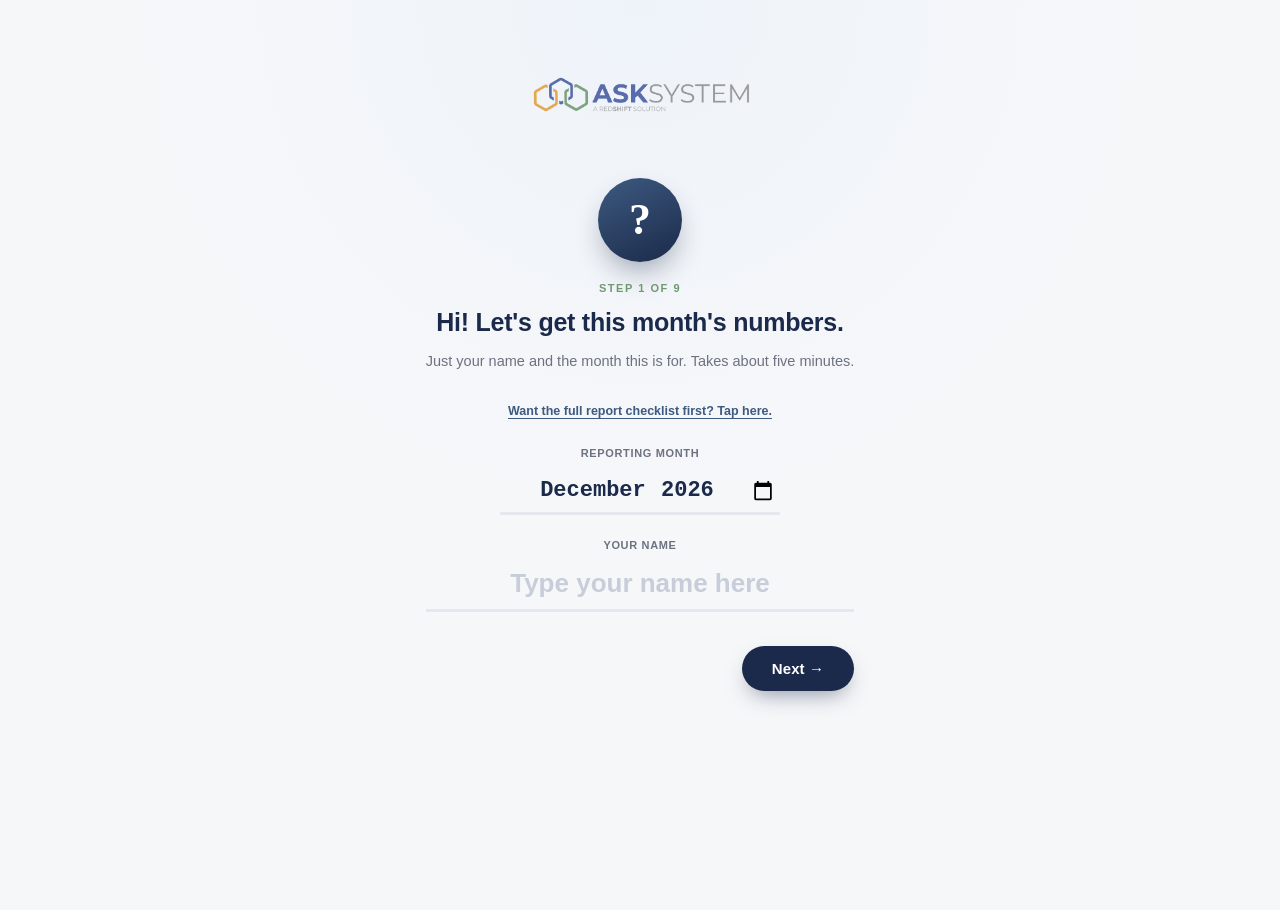
<file: enter.html>
<!DOCTYPE html>
<html lang="en">
<head>
<meta charset="UTF-8">
<meta name="viewport" content="width=device-width, initial-scale=1">
<meta name="robots" content="noindex, nofollow, noarchive, nosnippet">
<title>Monthly Numbers</title>
<link rel="stylesheet" href="assets/style.css">
</head>
<body class="quiz-body">

<div class="public-page quiz-page">
  <div class="app-brand"><img src="assets/ask-logo-color.png" alt="ASK System"></div>
  <div id="entryRoot"></div>
</div>

<div class="modal-overlay" id="infoModal">
  <div class="modal-box">
    <button class="modal-close" id="infoClose" type="button" aria-label="Close">&times;</button>
    <h2>Which Dentrix reports</h2>
    <p class="modal-sub">Mostly one report, plus a couple of easy lookups. Enter the totals-row numbers here.</p>
    <h3>Production, Collections &amp; Doctor Collections</h3><p>Provider A/R Totals report. Use the TOTAL row for practice-wide Production and Collections; use each doctor's own row, Collections column, for the by-doctor numbers.</p>
    <h3>Hygiene Collections</h3><p>Same report: add up the hygienists' rows, Collections column (or use Dentrix's own hygiene total if it has one).</p>
    <h3>Treatment Plan Acceptance</h3><p>Dentrix's Treatment Plan or Case Acceptance report, as a percent.</p>
    <h3>Patients &amp; Add-Ons</h3><p>New-patient count (Dentrix's New Patient report or dashboard) and production per add-on category (Ortho, Whitening, Implants, etc.), if you track those separately. Skip add-ons if you don't.</p>
    <p class="modal-tiny">Attendance/tardiness comes separately from the doctor, and detailed aging/insurance reports still come to us as attachments. Neither is entered here.</p>
  </div>
</div>

<script src="assets/config.js"></script>
<script src="assets/common.js"></script>
<script src="assets/entry-app.js"></script>
</body>
</html>
</file>
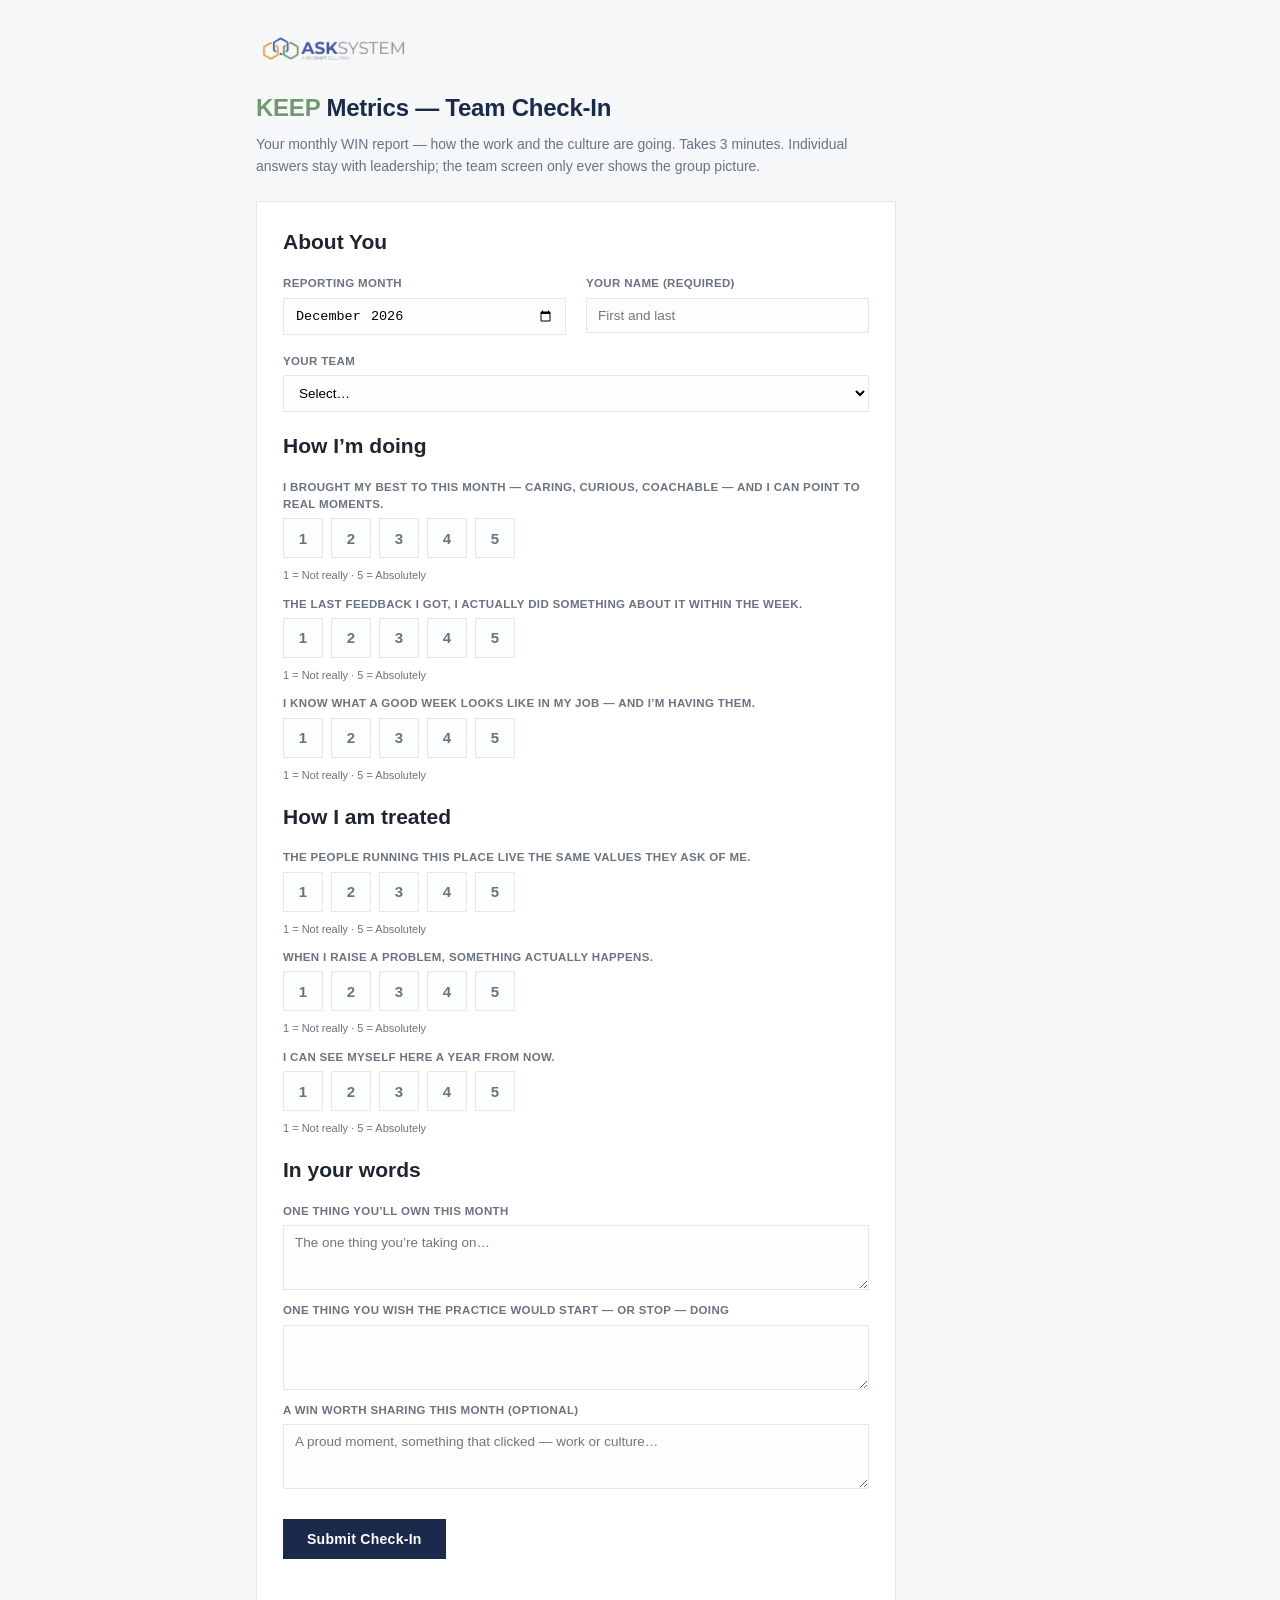
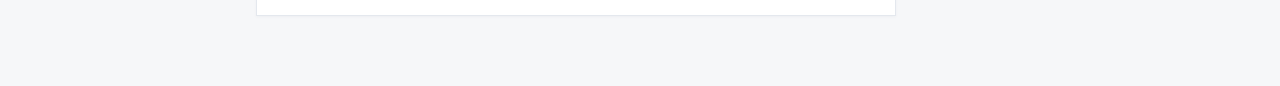
<file: feedback.html>
<!DOCTYPE html>
<html lang="en">
<head>
<meta charset="UTF-8">
<meta name="viewport" content="width=device-width, initial-scale=1">
<meta name="robots" content="noindex, nofollow, noarchive, nosnippet">
<title>Monthly Team Check-In</title>
<link rel="stylesheet" href="assets/style.css">
</head>
<body>
<div class="public-page">
  <div class="app-brand"><img src="assets/ask-logo-color.png" alt="ASK System"></div>
  <h1 class="public-title"><span class="mark-keep">KEEP</span> Metrics — Team Check-In</h1>
  <p class="public-sub">Your monthly WIN report — how the work and the culture are going. Takes 3 minutes. Individual answers stay with leadership; the team screen only ever shows the group picture.</p>
  <div id="feedbackRoot"></div>
</div>
<script src="assets/config.js"></script>
<script src="assets/common.js"></script>
<script src="assets/feedback-app.js"></script>
</body>
</html>
</file>
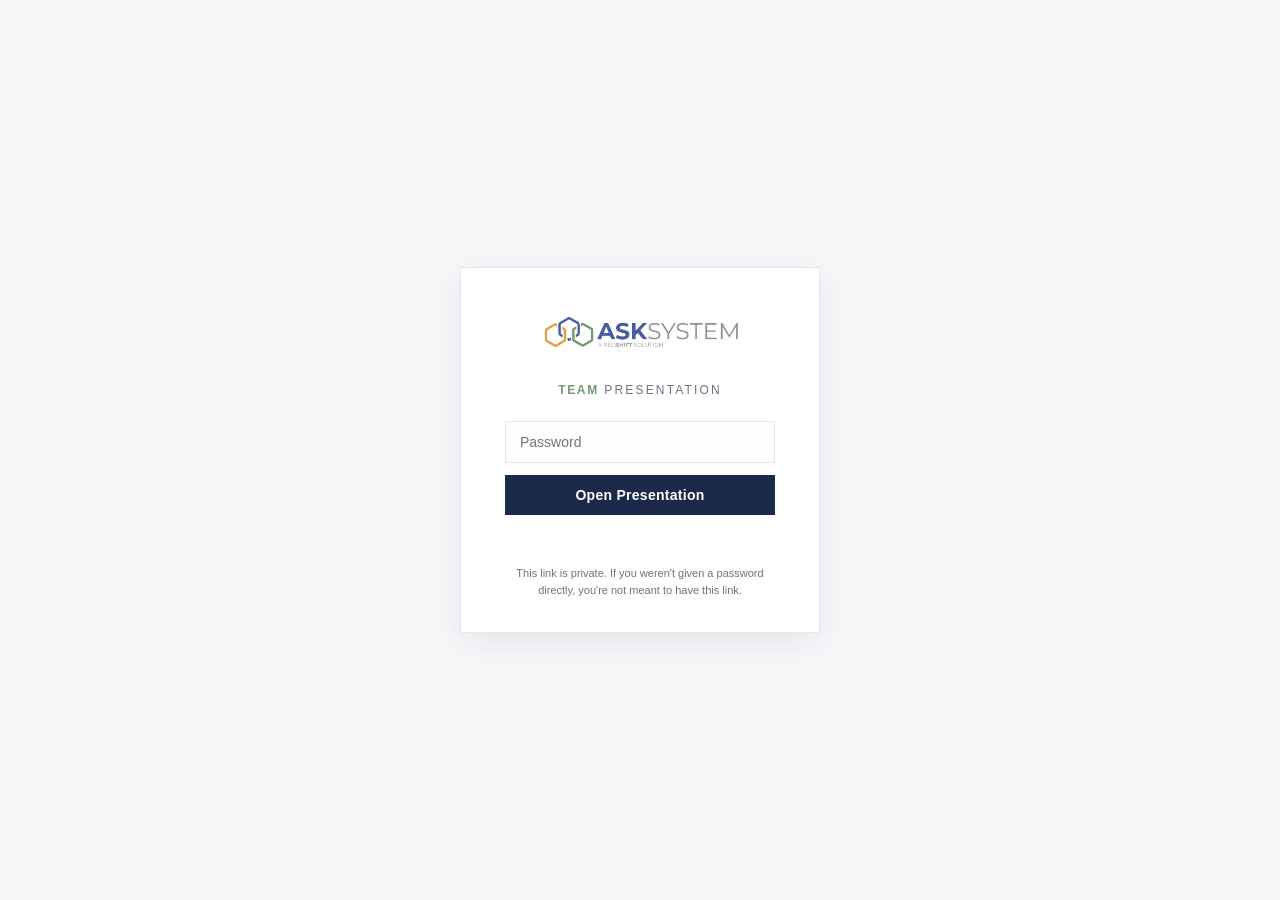
<file: present.html>
<!DOCTYPE html>
<html lang="en">
<head>
<meta charset="UTF-8">
<meta name="viewport" content="width=device-width, initial-scale=1">
<meta name="robots" content="noindex, nofollow, noarchive, nosnippet">
<title>Team Presentation</title>
<link rel="stylesheet" href="assets/style.css">
</head>
<body>

<div class="gate" id="gate">
  <div class="gate-box">
    <img class="ask-logo" src="assets/ask-logo-color.png" alt="ASK System">
    <div class="mark"><span class="mark-keep">Team</span> Presentation</div>
    <form id="gateForm">
      <input type="password" id="gatePassword" placeholder="Password" autocomplete="current-password" required>
      <button type="submit">Open Presentation</button>
    </form>
    <div class="gate-error" id="gateError"></div>
    <div class="gate-note">This link is private. If you weren't given a password directly, you're not meant to have this link.</div>
  </div>
</div>

<script src="assets/config.js"></script>
<script src="assets/crypto.js"></script>
<script>
// The slide deck ships encrypted with the same team password as the
// dashboard (data/<client>/<period>/slides.json.enc, a {html: "..."}
// payload). On a good password we swap the whole document for the deck.
const SLIDES_URL = `data/${CLIENT}/2026-08/slides.json.enc`;

document.getElementById("gateForm").addEventListener("submit", async (e) => {
  e.preventDefault();
  const err = document.getElementById("gateError");
  const btn = e.target.querySelector("button");
  err.textContent = "";
  btn.disabled = true; btn.textContent = "Opening…";
  try {
    const res = await fetch(SLIDES_URL, { cache: "no-store" });
    if (!res.ok) throw new Error("Presentation file not found.");
    const envelope = await res.json();
    const payload = await tryDecrypt(envelope, document.getElementById("gatePassword").value.trim());
    if (!payload || !payload.html) {
      err.textContent = "That password doesn't open this presentation.";
      btn.disabled = false; btn.textContent = "Open Presentation";
      return;
    }
    document.open();
    document.write(payload.html);
    document.close();
  } catch (ex) {
    err.textContent = ex.message || "Something went wrong loading the presentation.";
    btn.disabled = false; btn.textContent = "Open Presentation";
  }
});
</script>
</body>
</html>
</file>
<file: assets/style.css>
:root{
  --navy:#1B2A4A; --steel:#3D5A80; --light:#F1F4F8; --green:#1E7145;
  --red:#B3261E; --amber:#B8860B; --grey:#6B7280; --ink:#1F2530; --border:#E4E8EE;
  --ask-green:#70996F; --page:#F6F7F9; --card:#FFFFFF;
}
*{box-sizing:border-box;border-radius:0 !important;} /* squared - suite convention */
html,body{margin:0;padding:0;background:var(--page);color:var(--ink);
  font-family:-apple-system,BlinkMacSystemFont,"Segoe UI",Helvetica,Arial,sans-serif;
  -webkit-font-smoothing:antialiased;font-size:14px;line-height:1.5;}

/* ---------------- gate ---------------- */
.gate{min-height:100vh;display:flex;align-items:center;justify-content:center;padding:20px;}
.gate-box{position:relative;background:var(--card);border:1px solid var(--border);
  box-shadow:0 8px 30px rgba(27,42,74,.08);padding:44px 44px 34px;width:360px;text-align:center;}
.gate-box .ask-logo{max-width:210px;width:100%;height:auto;margin-bottom:22px;}
.gate-box .mark{font-size:12px;letter-spacing:.18em;text-transform:uppercase;color:var(--grey);margin-bottom:22px;}
.gate-box .mark .mark-keep{font-weight:700;color:var(--ask-green);letter-spacing:.14em;}
.gate-box input[type=password]{width:100%;padding:12px 14px;font-size:14px;border:1px solid var(--border);
  margin-bottom:12px;background:#FCFDFE;transition:border-color .15s;}
.gate-box input[type=password]:focus{outline:none;border-color:var(--steel);}
.gate-box button{width:100%;padding:12px;background:var(--navy);color:#fff;border:none;font-size:14px;
  font-weight:600;cursor:pointer;letter-spacing:.02em;transition:background .15s;}
.gate-box button:hover{background:#26385e;}
.gate-error{color:var(--red);font-size:12.5px;margin-top:12px;min-height:16px;}
.gate-note{color:var(--grey);font-size:11px;margin-top:22px;line-height:1.5;}

/* info icon (round, deliberate exception to squared rule) */
.info-icon{display:inline-flex;align-items:center;justify-content:center;width:20px;height:20px;
  border-radius:50% !important;background:var(--steel);color:#fff;font-family:Georgia,serif;
  font-style:italic;font-weight:bold;font-size:13px;cursor:pointer;border:none;line-height:1;flex:0 0 auto;}
.info-icon:hover{background:var(--navy);}

/* ---------------- modal ---------------- */
.modal-overlay{display:none;position:fixed;inset:0;background:rgba(27,42,74,.5);
  align-items:center;justify-content:center;z-index:100;padding:20px;}
.modal-overlay.visible{display:flex;}
.modal-box{position:relative;background:var(--card);border:1px solid var(--border);
  box-shadow:0 20px 60px rgba(0,0,0,.25);padding:34px 38px;width:540px;max-width:92vw;max-height:84vh;overflow-y:auto;text-align:left;}
.modal-box h2{color:var(--navy);font-size:19px;margin:0 0 8px;}
.modal-box h3{color:var(--navy);font-size:13px;font-weight:700;margin:20px 0 6px;
  padding-bottom:5px;border-bottom:1px solid var(--border);}
.modal-box p{font-size:13px;line-height:1.55;margin:0 0 6px;color:var(--ink);}
.modal-sub{color:var(--grey) !important;}
.modal-feeds{color:var(--ask-green) !important;font-weight:600;}
.modal-tiny{color:var(--grey) !important;font-size:11.5px !important;margin-top:18px !important;padding-top:14px;border-top:1px solid var(--border);}
.modal-close{position:absolute;top:12px;right:12px;width:28px;height:28px;background:none;border:none;
  color:var(--grey);font-size:20px;cursor:pointer;line-height:1;}
.modal-close:hover{color:var(--navy);}

/* ---------------- app shell ---------------- */
.app{display:none;max-width:1080px;margin:0 auto;padding:30px 26px 70px;}
.app.visible{display:block;}
.app-brand{margin-bottom:20px;}
.app-brand img{height:30px;width:auto;}
.app-header{display:flex;justify-content:space-between;align-items:center;margin-bottom:8px;}
.app-header h1{font-size:24px;font-weight:700;color:var(--navy);margin:0;letter-spacing:-.01em;}
.badge{display:inline-block;font-size:10.5px;font-weight:700;text-transform:uppercase;letter-spacing:.06em;
  padding:4px 10px;color:#fff;}
.badge-admin{background:var(--red);}
.badge-manager{background:var(--amber);}
.badge-team{background:var(--steel);}
.subline{color:var(--grey);font-size:13px;margin:8px 0 24px;}
.logout{background:none;border:1px solid var(--border);color:var(--grey);padding:7px 14px;font-size:12px;
  cursor:pointer;transition:all .15s;}
.logout:hover{border-color:var(--steel);color:var(--navy);}

/* ---------------- KPI tiles (white + colored accent) ---------------- */
.kpis{display:grid;grid-template-columns:repeat(auto-fit,minmax(190px,1fr));gap:14px;margin-bottom:30px;}
.kpi{background:var(--card);border:1px solid var(--border);border-top:3px solid var(--steel);
  padding:18px 20px;box-shadow:0 1px 3px rgba(27,42,74,.04);}
.kpi .lbl{font-size:10.5px;text-transform:uppercase;letter-spacing:.05em;color:var(--grey);font-weight:600;}
.kpi .val{font-size:27px;font-weight:700;color:var(--navy);margin-top:8px;line-height:1.05;letter-spacing:-.02em;}
.kpi .kpi-sub{font-size:11.5px;color:var(--grey);margin-top:6px;}

/* ---------------- sections ---------------- */
.tabcontent > h2, .section h2, .app > h2{font-size:12px;font-weight:700;text-transform:uppercase;
  letter-spacing:.06em;color:var(--navy);margin:30px 0 12px;padding-bottom:8px;
  border-bottom:2px solid var(--border);}
.tabcontent > h2:first-child{margin-top:6px;}
.sub-label{font-size:12.5px;font-weight:600;color:var(--navy);margin:16px 0 8px;}
.inline-stat{font-size:14px;margin:0 0 14px;color:var(--ink);}
.inline-stat b{font-size:20px;color:var(--navy);font-weight:700;}
.muted{color:var(--grey);font-size:12px;line-height:1.55;margin:8px 0;}
.callout{background:#FBF6E9;border-left:3px solid var(--amber);padding:11px 14px;font-size:12.5px;
  color:#5a4a1e;margin:12px 0;line-height:1.55;}

/* ---------------- tables (clean, borderless) ---------------- */
table{width:100%;border-collapse:collapse;font-size:13px;margin-bottom:12px;background:var(--card);
  border:1px solid var(--border);}
th{background:#FAFBFC;color:var(--grey);text-align:left;padding:10px 14px;font-size:10.5px;
  font-weight:700;text-transform:uppercase;letter-spacing:.04em;border-bottom:1px solid var(--border);}
td{padding:11px 14px;border-bottom:1px solid #F0F2F5;color:var(--ink);}
tbody tr:last-child td{border-bottom:none;}
tbody tr:hover td{background:#FAFBFC;}
.num{text-align:right;font-variant-numeric:tabular-nums;}

.chart-box{background:var(--card);border:1px solid var(--border);padding:18px;margin-bottom:12px;}
.chart-box canvas{max-height:240px;}

/* ---------------- rate chips ---------------- */
.chip{display:inline-block;padding:3px 10px;font-size:11.5px;font-weight:700;color:#fff;white-space:nowrap;}
.chip .chip-sub{font-weight:400;opacity:.9;font-size:10.5px;}
.rate-good{background:var(--green);}
.rate-ok{background:var(--amber);}
.rate-bad{background:var(--red);}
.rate-na{background:var(--grey);}

/* ---------------- tabs (underline style) ---------------- */
.tabbar{display:flex;gap:4px;border-bottom:1px solid var(--border);margin-bottom:22px;flex-wrap:wrap;}
.tabbtn{background:none;border:none;border-bottom:2px solid transparent;padding:11px 16px;font-size:13.5px;
  font-weight:600;color:var(--grey);cursor:pointer;margin-bottom:-1px;transition:color .15s,border-color .15s;}
.tabbtn:hover{color:var(--navy);}
.tabbtn.active{color:var(--navy);border-bottom-color:var(--navy);}

/* ---------------- goal bars ---------------- */
.goalbar{margin-bottom:18px;}
.goalbar-label{font-size:13px;margin-bottom:6px;font-weight:600;display:flex;justify-content:space-between;gap:10px;}
.goalbar-fig{color:var(--grey);font-weight:400;}
.goalbar-track{background:#EDF0F4;height:24px;width:100%;overflow:hidden;}
.goalbar-fill{height:100%;transition:width .4s ease;}

/* ---------------- entry / settings forms ---------------- */
.entry-form{background:var(--card);border:1px solid var(--border);padding:24px 26px;max-width:760px;
  box-shadow:0 1px 3px rgba(27,42,74,.04);}
.entry-form > h2:first-child{margin-top:0;}
.intro-row{display:flex;align-items:flex-start;gap:10px;margin-bottom:14px;}
.field-grid{display:grid;grid-template-columns:1fr 1fr;gap:10px 20px;margin-bottom:6px;}
@media (max-width:640px){.field-grid{grid-template-columns:1fr;}}
.field-row{display:flex;flex-direction:column;gap:5px;margin-bottom:12px;}
.field-row.horiz{flex-direction:row;align-items:center;gap:10px;}
.field-row label{font-size:11.5px;font-weight:600;color:var(--grey);text-transform:uppercase;letter-spacing:.03em;}
.field-row input{padding:9px 11px;font-size:13.5px;border:1px solid var(--border);background:#FCFDFE;
  width:100%;transition:border-color .15s;font-variant-numeric:tabular-nums;}
.field-hint{font-size:11.5px;color:var(--grey);line-height:1.4;font-style:italic;}
.field-row input:focus{outline:none;border-color:var(--steel);}
.provider-row{display:flex;flex-direction:row;gap:8px;align-items:center;}
.provider-row input{flex:1;min-width:0;}
.primary-btn{background:var(--navy);color:#fff;border:none;padding:12px 24px;font-size:14px;font-weight:600;
  cursor:pointer;margin-top:18px;letter-spacing:.02em;transition:background .15s;}
.primary-btn:hover{background:#26385e;}
.ghost-btn{background:none;border:1px solid var(--border);color:var(--steel);padding:8px 14px;font-size:12px;
  cursor:pointer;transition:all .15s;}
.ghost-btn:hover{border-color:var(--steel);background:#FAFBFC;}
.add-btn{background:var(--light);border:1px dashed var(--steel);color:var(--steel);padding:8px 14px;
  font-size:12.5px;cursor:pointer;margin:6px 0 18px;}
.add-btn:hover{background:#E8EDF4;}
.rm-btn{background:none;border:none;color:var(--red);font-size:18px;cursor:pointer;padding:0 8px;line-height:1;flex:0 0 auto;}
.save-status{font-size:13px;margin-top:14px;min-height:18px;}

/* upload dropzone */
.dropzone{border:2px dashed var(--border);background:#FAFBFC;padding:26px;text-align:center;
  cursor:pointer;transition:all .15s;margin-bottom:14px;}
.dropzone:hover{border-color:var(--steel);background:#F4F7FB;}
.dropzone .dz-title{font-size:14px;font-weight:600;color:var(--navy);margin-bottom:4px;}
.dropzone .dz-sub{font-size:12px;color:var(--grey);}

.section{margin-bottom:8px;}

/* ---------------- public entry / feedback pages ---------------- */
.public-page{max-width:820px;margin:0 auto;padding:34px 26px 70px;}
.public-title{font-size:24px;font-weight:700;color:var(--navy);margin:6px 0 8px;letter-spacing:-.01em;}
.public-title .mark-keep{color:var(--ask-green);}
.public-sub{color:var(--grey);font-size:14px;line-height:1.55;margin:0 0 24px;max-width:640px;}
.public-form{max-width:640px;}
.public-form textarea{padding:9px 11px;font-size:13.5px;border:1px solid var(--border);background:#FCFDFE;width:100%;font-family:inherit;resize:vertical;}
.public-form textarea:focus{outline:none;border-color:var(--steel);}
.public-form select{padding:9px 11px;font-size:13.5px;border:1px solid var(--border);background:#FCFDFE;width:100%;}
.public-form select:focus{outline:none;border-color:var(--steel);}
.rating{display:flex;gap:8px;}
.rating-dot{width:40px;height:40px;border:1px solid var(--border);background:#FCFDFE;color:var(--grey);font-size:15px;font-weight:700;cursor:pointer;transition:all .12s;}
.rating-dot:hover{border-color:var(--steel);}
.rating-dot.on{background:var(--ask-green);border-color:var(--ask-green);color:#fff;}
.rating-scale{font-size:11px;color:var(--grey);margin-top:4px;}
.done-card{background:var(--card);border:1px solid var(--border);box-shadow:0 1px 3px rgba(27,42,74,.05);padding:44px;text-align:center;max-width:520px;}
.done-check{width:56px;height:56px;border-radius:50% !important;background:var(--green);color:#fff;font-size:28px;
  display:flex;align-items:center;justify-content:center;margin:0 auto 18px;}
.done-card h2{font-size:20px;color:var(--navy);margin:0 0 10px;border:none;padding:0;text-transform:none;letter-spacing:0;}
.done-card p{color:var(--grey);font-size:13.5px;line-height:1.6;margin:0;}
.entry-links{font-size:12px;color:var(--grey);margin:0 0 20px;}
.entry-links a{color:var(--steel);text-decoration:none;border-bottom:1px solid var(--border);}
.entry-links a:hover{color:var(--navy);}

/* ---------------- entry wizard ---------------- */
.wizard{max-width:760px;}
.wiz-steps{display:flex;gap:0;margin-bottom:18px;flex-wrap:wrap;}
.wiz-step{display:flex;align-items:center;gap:8px;padding:8px 16px 8px 12px;font-size:12.5px;
  color:var(--grey);background:var(--card);border:1px solid var(--border);border-right:none;flex:1;min-width:0;
  cursor:default;position:relative;}
.wiz-step:last-child{border-right:1px solid var(--border);}
.wiz-step.done,.wiz-step.active{cursor:pointer;}
.wiz-step.active{background:var(--navy);border-color:var(--navy);color:#fff;}
.wiz-step.done{color:var(--navy);}
.wiz-num{display:inline-flex;align-items:center;justify-content:center;width:22px;height:22px;flex:0 0 auto;
  border-radius:50% !important;background:var(--light);color:var(--grey);font-size:11px;font-weight:700;}
.wiz-step.active .wiz-num{background:#fff;color:var(--navy);}
.wiz-step.done .wiz-num{background:var(--green);color:#fff;}
.wiz-title{font-weight:600;white-space:nowrap;overflow:hidden;text-overflow:ellipsis;}
@media (max-width:640px){.wiz-title{display:none;}.wiz-step{flex:0 0 auto;}}

.wiz-body{margin-bottom:0;border-bottom:none;}
.wiz-body h2{margin-top:0 !important;}
.wiz-hint{display:flex;align-items:center;gap:9px;font-size:12.5px;color:var(--grey);margin:0 0 18px;line-height:1.5;}
.wiz-nav{display:flex;justify-content:space-between;align-items:center;
  background:var(--card);border:1px solid var(--border);border-top:none;padding:16px 26px;}
.wiz-nav .primary-btn,.wiz-nav .ghost-btn{margin:0;}

.provider-head{display:flex;gap:8px;margin-bottom:6px;padding-right:34px;}
.provider-head span{flex:1;min-width:0;font-size:10.5px;font-weight:700;text-transform:uppercase;
  letter-spacing:.03em;color:var(--grey);}
.provider-head span:last-child{flex:0 0 22px;}

.review-grid{display:grid;grid-template-columns:repeat(3,1fr);gap:1px;background:var(--border);
  border:1px solid var(--border);margin-bottom:20px;}
@media (max-width:640px){.review-grid{grid-template-columns:repeat(2,1fr);}}
.review-cell{background:var(--card);padding:16px 18px;}
.rc-label{font-size:10.5px;text-transform:uppercase;letter-spacing:.04em;color:var(--grey);font-weight:600;}
.rc-val{font-size:22px;font-weight:700;color:var(--navy);margin-top:6px;letter-spacing:-.01em;}

/* ---------------- quiz mode (enter.html) — playful, floating, no chrome ---------------- */
body.quiz-body{
  background:radial-gradient(circle at 50% 0%, #EEF3FA 0%, #F6F7F9 45%, #F6F7F9 100%);
  min-height:100vh;
}
.quiz-page{max-width:600px;margin:0 auto;padding:8vh 24px 12vh;min-height:100vh;
  display:flex;flex-direction:column;align-items:center;}
.quiz-page .app-brand{margin-bottom:6vh;opacity:.9;}
.quiz-page .app-brand img{height:46px;}
.quiz-card{width:100%;max-width:520px;text-align:center;animation:quiz-pop .35s cubic-bezier(.2,.9,.3,1.2);}
@keyframes quiz-pop{from{opacity:0;transform:translateY(14px) scale(.98);}to{opacity:1;transform:none;}}
.quiz-qmark{width:84px;height:84px;border-radius:50% !important;margin:0 auto 18px;
  background:linear-gradient(155deg,var(--steel),var(--navy));color:#fff;font-family:Georgia,serif;
  font-weight:800;font-size:44px;display:flex;align-items:center;justify-content:center;
  box-shadow:0 14px 30px -8px rgba(27,42,74,.45);}
.quiz-progress{font-size:11px;font-weight:700;letter-spacing:.14em;text-transform:uppercase;
  color:var(--ask-green);margin-bottom:10px;}
.quiz-title{font-size:25px;font-weight:800;color:var(--navy);margin:0 0 12px;line-height:1.25;
  letter-spacing:-.01em;}
.quiz-hint{font-size:14.5px;color:var(--grey);line-height:1.6;max-width:440px;margin:0 auto 30px;}
.quiz-body{margin-bottom:10px;}
.quiz-mini-label{font-size:11px;font-weight:700;text-transform:uppercase;letter-spacing:.06em;
  color:var(--grey);margin-bottom:8px;text-align:center;}
.quiz-help-link{display:block;margin:0 auto 26px;background:none;border:none;color:var(--steel);
  font-size:12.5px;font-weight:600;cursor:pointer;text-decoration:underline;text-underline-offset:3px;}
.quiz-help-link:hover{color:var(--navy);}
.quiz-input-wrap{display:flex;align-items:center;justify-content:center;gap:4px;}
.quiz-input-prefix{font-size:32px;font-weight:700;color:var(--navy);}
.quiz-input{width:100%;max-width:320px;border:none;border-bottom:3px solid var(--border);
  background:transparent;text-align:center;font-size:38px;font-weight:800;color:var(--navy);
  padding:6px 4px 10px;font-variant-numeric:tabular-nums;transition:border-color .15s;}
.quiz-input::placeholder{color:#C7CEDA;}
.quiz-input:focus{outline:none;border-bottom-color:var(--ask-green);}
.quiz-input-money{max-width:280px;}
.quiz-input-suffix{font-size:32px;font-weight:700;color:var(--navy);}
.quiz-input-text{font-size:26px;max-width:100%;}
.quiz-month-wrap{display:flex;justify-content:center;}
.quiz-month-wrap .field-row{margin:0;width:100%;max-width:280px;}
.quiz-month-wrap .field-row label{display:none;}
.quiz-month-wrap .field-row input{border:none;border-bottom:3px solid var(--border);background:transparent;
  text-align:center;font-size:22px;font-weight:700;color:var(--navy);padding:8px 4px;border-radius:0 !important;}
.quiz-month-wrap .field-row input:focus{outline:none;border-bottom-color:var(--ask-green);}

.quiz-nav{display:flex;justify-content:space-between;align-items:center;margin-top:34px;gap:12px;}
.quiz-nav-right{display:flex;align-items:center;gap:16px;margin-left:auto;}
.quiz-back{background:none;border:none;color:var(--grey);font-size:13.5px;font-weight:600;cursor:pointer;
  padding:10px 4px;}
.quiz-back:hover{color:var(--navy);}
.quiz-skip{background:none;border:none;color:var(--grey);font-size:13px;font-weight:600;cursor:pointer;
  text-decoration:underline;text-underline-offset:3px;padding:10px 4px;}
.quiz-skip:hover{color:var(--navy);}
.quiz-next{background:var(--navy);color:#fff;border:none;padding:14px 30px;font-size:15px;font-weight:700;
  cursor:pointer;border-radius:999px !important;letter-spacing:.01em;transition:transform .12s,background .15s;
  box-shadow:0 10px 22px -8px rgba(27,42,74,.5);}
.quiz-next:hover{background:#26385e;transform:translateY(-1px);}
.quiz-submit{background:var(--ask-green);box-shadow:0 10px 22px -8px rgba(112,153,111,.6);}
.quiz-submit:hover{background:#5c8459;}
.quiz-status{color:var(--red);font-size:13px;margin-top:14px;min-height:16px;}

.quiz-addon-list{display:flex;flex-direction:column;gap:10px;margin-bottom:14px;}
.quiz-addon-row{display:flex;gap:10px;align-items:center;}
.quiz-addon-name{flex:1;min-width:0;border:none;border-bottom:2px solid var(--border);background:transparent;
  font-size:15px;color:var(--ink);padding:8px 4px;}
.quiz-addon-name:focus{outline:none;border-bottom-color:var(--ask-green);}
.quiz-addon-amt-wrap{display:flex;align-items:center;gap:2px;flex:0 0 110px;}
.quiz-addon-prefix{font-size:15px;color:var(--grey);}
.quiz-addon-amt{width:100%;border:none;border-bottom:2px solid var(--border);background:transparent;
  font-size:15px;color:var(--ink);padding:8px 4px;font-variant-numeric:tabular-nums;}
.quiz-addon-amt:focus{outline:none;border-bottom-color:var(--ask-green);}
.quiz-rm{background:none;border:none;color:var(--red);font-size:18px;cursor:pointer;padding:0 4px;
  line-height:1;flex:0 0 auto;opacity:.6;}
.quiz-rm:hover{opacity:1;}
.quiz-add-more{background:none;border:none;color:var(--steel);font-size:13px;font-weight:600;cursor:pointer;
  padding:6px 0;text-decoration:underline;text-underline-offset:3px;}
.quiz-add-more:hover{color:var(--navy);}

.quiz-review-grid{display:grid;grid-template-columns:repeat(2,1fr);gap:12px;margin:6px 0 8px;text-align:left;}
@media (max-width:480px){.quiz-review-grid{grid-template-columns:1fr;}}
.quiz-review-cell{background:#fff;padding:16px 18px;box-shadow:0 4px 16px -6px rgba(27,42,74,.12);}
.quiz-review-label{font-size:10.5px;text-transform:uppercase;letter-spacing:.05em;color:var(--grey);font-weight:700;}
.quiz-review-val{font-size:21px;font-weight:800;color:var(--navy);margin-top:5px;letter-spacing:-.01em;}

.quiz-done-face{font-size:88px;line-height:1;margin-bottom:10px;animation:quiz-bounce .6s ease-out;}
@keyframes quiz-bounce{0%{transform:scale(.3);opacity:0;}55%{transform:scale(1.15);opacity:1;}
  75%{transform:scale(.95);}100%{transform:scale(1);}}

.quiz-flash{position:fixed;left:50%;bottom:34px;transform:translateX(-50%);background:var(--navy);color:#fff;
  padding:12px 22px;font-size:13.5px;font-weight:600;box-shadow:0 12px 30px rgba(0,0,0,.25);z-index:200;
  animation:quiz-pop .2s ease-out;border-radius:999px !important;}

.confetti-layer{position:fixed;inset:0;pointer-events:none;overflow:hidden;z-index:150;}
.confetti-piece{position:absolute;top:-5%;border-radius:2px !important;
  animation-name:confetti-fall;animation-timing-function:cubic-bezier(.35,0,.65,1);animation-fill-mode:forwards;}
@keyframes confetti-fall{
  0%{transform:translate(0,0) rotate(0deg);opacity:1;}
  100%{transform:translate(var(--drift),115vh) rotate(var(--rot));opacity:.85;}
}

/* ---------------- this month's report (shown right after submit) ---------------- */
.quiz-report{max-width:640px;text-align:center;}
.report-header{margin:4px 0 18px;}
.report-email-btn{display:inline-block;text-decoration:none;margin-bottom:26px;}
.report-period{font-size:15px;font-weight:800;color:var(--ask-green);letter-spacing:.02em;}
.report-sub{font-size:12.5px;color:var(--grey);margin-top:2px;}
.report-grid{display:grid;grid-template-columns:repeat(2,1fr);gap:12px;margin:0 0 24px;text-align:left;}
@media (max-width:480px){.report-grid{grid-template-columns:1fr;}}
.report-tile{background:#fff;padding:16px 18px;box-shadow:0 4px 16px -6px rgba(27,42,74,.12);}
.report-tile-label{font-size:10.5px;text-transform:uppercase;letter-spacing:.05em;color:var(--grey);font-weight:700;}
.report-tile-val{font-size:22px;font-weight:800;color:var(--navy);margin-top:5px;letter-spacing:-.01em;}
.report-tile-delta{font-size:11.5px;font-weight:700;margin-top:6px;}
.report-up{color:var(--green);}
.report-down{color:var(--red);}
.report-flat{color:var(--grey);}
.report-subhead{font-size:12px;font-weight:700;text-transform:uppercase;letter-spacing:.05em;
  color:var(--navy);text-align:left;margin:6px 0 10px;}
.report-provider-list{display:flex;flex-direction:column;gap:1px;background:var(--border);
  border:1px solid var(--border);margin-bottom:20px;}
.report-provider-row{display:flex;justify-content:space-between;background:#fff;padding:11px 16px;
  font-size:13.5px;color:var(--ink);}
.report-provider-amt{font-weight:700;color:var(--navy);font-variant-numeric:tabular-nums;}
.report-note{font-size:12.5px;color:var(--ask-green);font-weight:600;margin-bottom:10px;}
.report-fineprint{max-width:520px;font-size:12px;}
</file>
